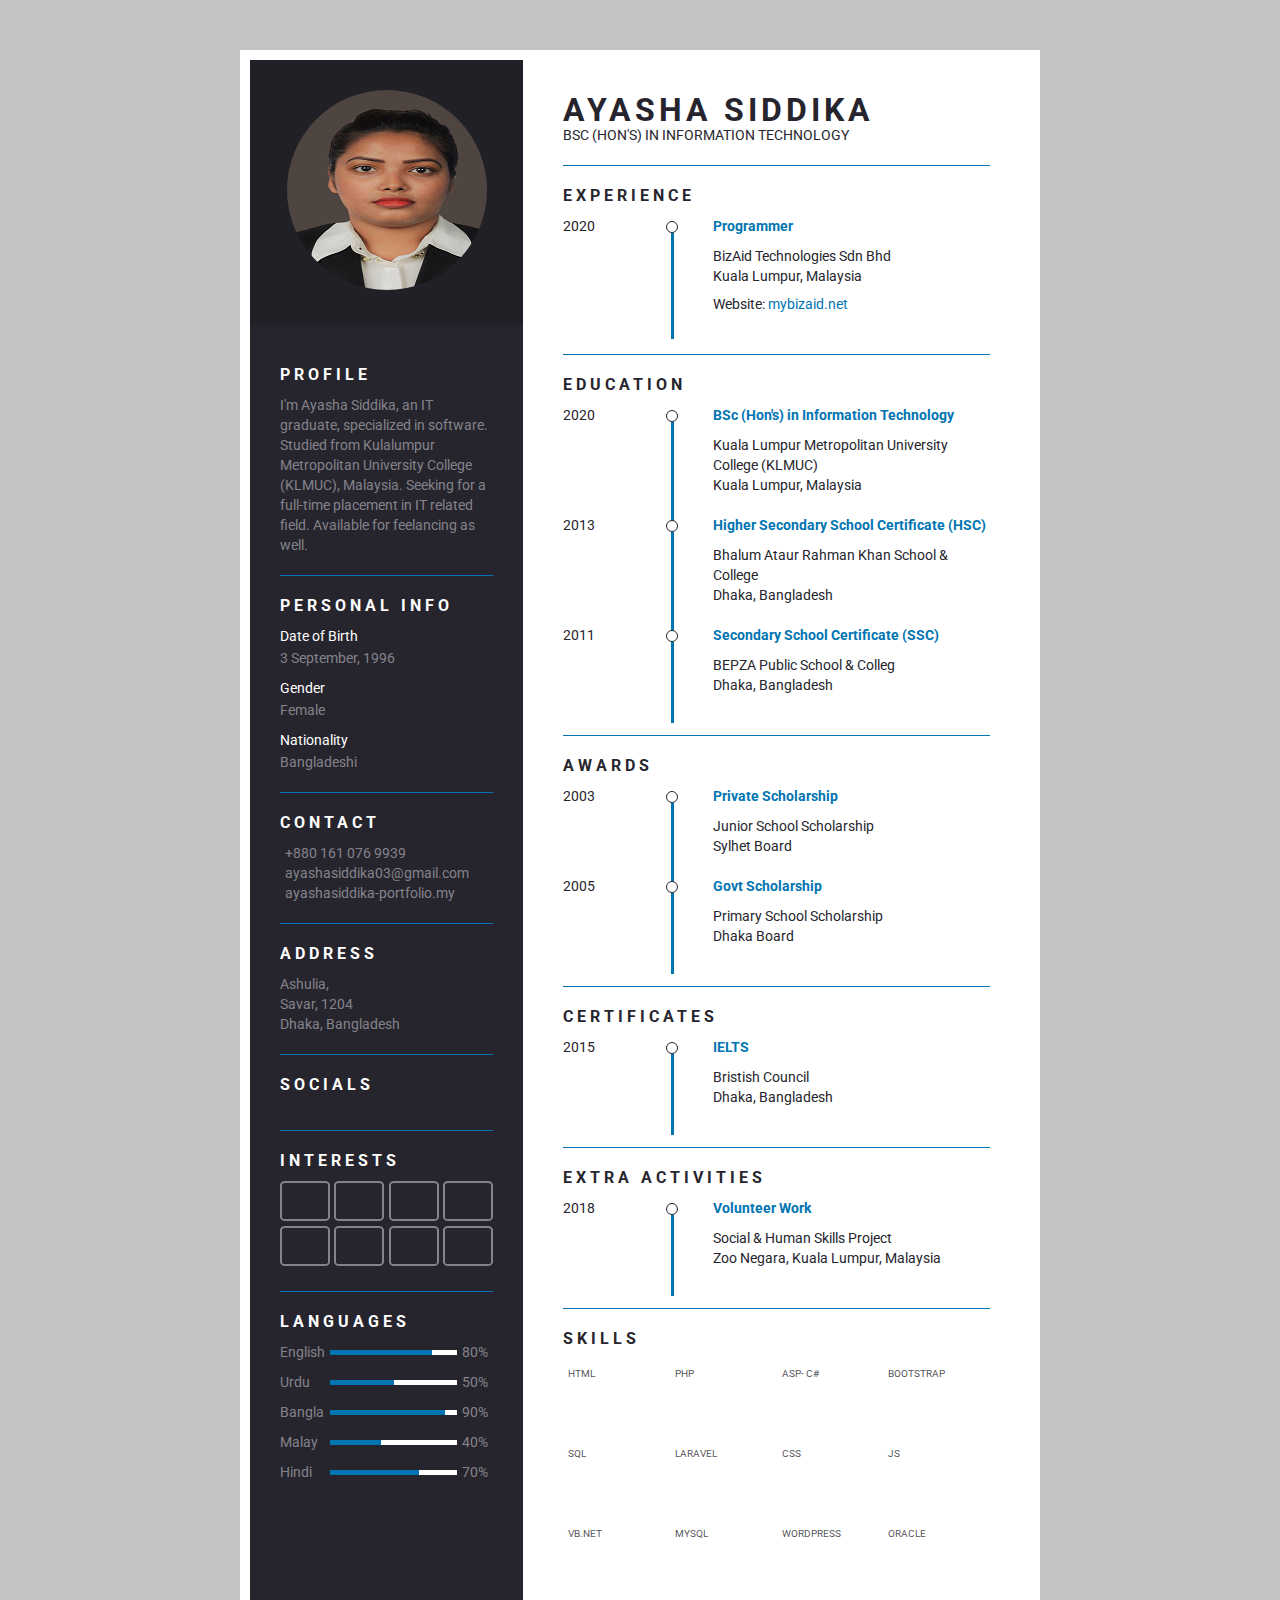
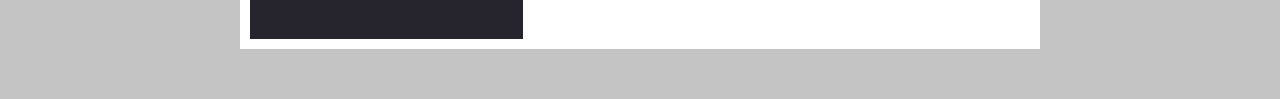
<file: index.html>
<!DOCTYPE html>

<html>

  <head>

	  <meta charset="utf-8">
	  <meta name="viewport" content="width=device-width, initial-scale=1.0">

	  <title>Resume Template using HTML & CSS</title>
	  
	  <link rel="stylesheet" type="text/css" href="assets/css/style1.css">
	  <script defer src="assets/js/all.js"></script>
  </head>

  <body>

    <div class="resume_wrapper">
	
	<div class="resume_left">
		
		<div class="profile-container">
      <img class="profile" src="assets/images/img.png" alt="resume_image" />
    </div>

		<div class="resume_bottom">
			
			<div class="resume_item resume_namerole">
				<div class="name">Ayasha Siddika</div>
				<div class="role">BSc (Hons's) in Information Technology</div>
			</div>

			<div class="resume_item resume_profile">
				<div class="resume_title">Profile</div>
				<div class="resume_info">I'm Ayasha Siddika, an IT graduate, specialized in software. Studied from Kulalumpur Metropolitan University College (KLMUC), Malaysia. Seeking for a full-time placement in IT related field. Available for feelancing as well.</div>
			</div>

			<div class="resume_item resume_personal">
				<div class="resume_title">Personal Info</div>
				
				<div class="resume_info">
					<div class="resume_subtitle">Date of Birth</div>
					<div class="resume_subinfo">3 September, 1996</div>
				</div>
				<div class="resume_info">
					<div class="resume_subtitle">Gender</div>
					<div class="resume_subinfo">Female</div>
				</div>
				<div class="resume_info">
					<div class="resume_subtitle">Nationality</div>
					<div class="resume_subinfo">Bangladeshi</div>
				</div>
			</div>

	    <div class="resume_item resume_contact">
	      <div class="resume_title">Contact</div>
		    <ul>
		      <li>
		        <div class="data">
		          <a href="tel:+880 161 076 9939">
		            <i class="fas fa-mobile-alt"></i>
		            <span>+880 161 076 9939</span>
		          </a>
		        </div>
		      </li>
		      <li>
		          <div class="data">
		          <a href="mailto:ayashasiddika03@gmail.com" class="gmail" target="_blank">
		            <i class="fas fa-envelope"></i>
		            <span>ayashasiddika03@gmail.com</span>
		          </a>
		        </div>
		      </li>
		      <li>
		        <div class="data">
		          <a href="https://ayashasiddika03.github.io/ayashasiddika-portfolio.github.io/" class="gmail" target="_blank">
		            <i class="fas fa-globe-americas"></i>
		            <span>ayashasiddika-portfolio.my</span>
		          </a>
		        </div>
		      </li>
		    </ul>
		  </div>

			<div class="resume_item resume_address">
				<div class="resume_title">Address</div>
				<div class="resume_info">
					Ashulia,<br/>
					Savar, 1204<br/>
					Dhaka, Bangladesh
				</div>
			</div>

			<div class="resume_item resume_socials">
				<div class="resume_title">Socials</div>
				<div class="resume_info">
					<div class="socials_link">
						<div class="skills_left">
							<a href="https://mywa.link/ayasha.siddika" class="twitter" target="_blank"><i class="fab fa-whatsapp"></i></a>
						</div>
					</div>
					<div class="socials_link">
						<div class="skills_left">
							<a href="https://www.facebook.com/ayasha.siddika.03" class="facebook" target="_blank"><i class="fab fa-facebook-f"></i></a>
						</div>
					</div>
					<div class="socials_link">
						<div class="skills_left">
							<a href="https://www.instagram.com/invites/contact/?i=1p8eie4jkxipd&utm_content=sgh9yy" class="instagram" target="_blank"><i class="fab fa-instagram"></i></a>
						</div>
					</div>
					<div class="socials_link">
						<div class="skills_left">
							<a href="mailto:ayashasiddika03@gmail.com" class="gmail" target="_blank"><i class="far fa-envelope"></i></a>
						</div>
					</div>
					<div class="socials_link">
						<div class="skills_left">
							<a href="https://www.facebook.com/ayasha.siddika.03" class="facebook" target="_blank" class="linkedin" target="_blank"><i class="fab fa-linkedin"></i></a>
						</div>
					</div>
				</div>
			</div>

		  <div class="resume_item resume_hobby">
			  <div class="resume_title">Interests</div>
        <ul>
          <li><i class="fas fa-book-open"></i></li>
          <li><i class="fas fa-gamepad"></i></li>
          <li><i class="fas fa-paint-brush"></i></li>
          <li><i class="fas fa-plane"></i></li>
        </ul>
        <ul>
          <li><i class="fab fa-internet-explorer"></i></li>
          <li><i class="fas fa-music"></i></li>
          <li><i class="fas fa-crop-alt"></i></li>
          <li><i class="fas fa-utensils"></i></li>
        </ul>
      </div>

		  <div class="resume_item resume_languages">
				<div class="resume_title">Languages</div>
		    <ul>
		      <li>
		        <div class="name">English</div>
		        <div class="progress">
		          <span style="width: 80%;"></span>
		        </div>
		        <div class="per">80%</div>
		      </li>
		      <li>
		        <div class="name">Urdu</div>
		          <div class="progress">
		            <span style="width: 50%;"></span>
		          </div>
		        <div class="per">50%</div>
		      </li>
		      <li>
		        <div class="name">Bangla</div>
		        <div class="progress">
		          <span style="width: 90%;"></span>
		        </div>
		        <div class="per">90%</div>
		      </li>
		      <li>
		        <div class="name">Malay</div>
		          <div class="progress">
		            <span style="width: 40%;"></span>
		          </div>
		        <div class="per">40%</div>
		      </li>
		      <li>
		        <div class="name">Hindi</div>
		          <div class="progress">
		            <span style="width: 70%;"></span>
		          </div>
		        <div class="per">70%</div>
		      </li>
		    </ul>
      </div>
		</div>
	</div>

	<div class="resume_right">

		<div class="resume_item resume_namerole">
			<div class="name">Ayasha Siddika</div>
			<div class="role">BSc (Hon's) in Information Technology</div>
		</div>

		<div class="resume_item resume_experience">
			<div class="resume_title">Experience</div>
			<div class="resume_info">
				<div class="resume_data">
					<div class="year">2020</div>
					<div class="content">
						<p class="semi-bold">Programmer</p>
						<p>BizAid Technologies Sdn Bhd</p>
						<p>Kuala Lumpur, Malaysia</p>
						<p class="link">Website: 
							<a href="http://mybizaid.net/" target="_blank">
		          <span>mybizaid.net</span></a>
		        </p>
					</div>
				</div>
			</div>
		</div>

		<div class="resume_item resume_education">
			<div class="resume_title">Education</div>
			<div class="resume_info">
				<div class="resume_data">
					<div class="year">2020</div>
					<div class="content">
						<p class="semi-bold">BSc (Hon's) in Information Technology</p>
						<p>Kuala Lumpur Metropolitan University College (KLMUC)</p>
						<p>Kuala Lumpur, Malaysia</p>
					</div>
				</div>
				<div class="resume_data">
					<div class="year">2013</div>
					<div class="content">
						<p class="semi-bold">Higher Secondary School Certificate (HSC)</p>
						<p>Bhalum Ataur Rahman Khan School & College</p>
						<p>Dhaka, Bangladesh</p>
					</div>
				</div>
				<div class="resume_data">
					<div class="year">2011</div>
					<div class="content">
						<p class="semi-bold">Secondary School Certificate (SSC)</p>
						<p>BEPZA Public School & Colleg</p>
						<p>Dhaka, Bangladesh</p>
					</div>
				</div>
			</div>
		</div>

		<div class="resume_item resume_awards">
			<div class="resume_title">Awards</div>
			<div class="resume_info">
				<div class="resume_data">
					<div class="year">2003</div>
					<div class="content">
						<p class="semi-bold">Private Scholarship</p>
						<p>Junior School Scholarship</p>
						<p>Sylhet Board</p>
					</div>
				</div>
				<div class="resume_data">
					<div class="year">2005</div>
					<div class="content">
						<p class="semi-bold">Govt Scholarship</p>
						<p>Primary School Scholarship</p>
						<p>Dhaka Board</p>
					</div>
				</div>
			</div>
		</div>

		<div class="resume_item resume_certificates">
			<div class="resume_title">Certificates</div>
			<div class="resume_info">
				<div class="resume_data">
					<div class="year">2015</div>
					<div class="content">
						<p class="semi-bold">IELTS</p>
						<p>Bristish Council</p>
						<p>Dhaka, Bangladesh</p>
					</div>
				</div>
			</div>
		</div>

		<div class="resume_item resume_activities">
			<div class="resume_title">Extra Activities</div>
			<div class="resume_info">
				<div class="resume_data">
					<div class="year">2018</div>
					<div class="content">
						<p class="semi-bold">Volunteer Work</p>
						<p>Social & Human Skills Project</p>
						<p>Zoo Negara, Kuala Lumpur, Malaysia</p>
					</div>
				</div>
			</div>
		</div>

		<div class="resume_item resume_skill">
			<div class="resume_title">Skills</div>
		  
		  <ul class="skill"> 
		    <li>
		      <div class="data">
		        <p class="semi-bold"><i class="fab fa-html5"></i></p>
		        <p>html</p>
		      </div>
		    </li>
		    <li>
		      <div class="data">
		        <p class="semi-bold"><i class="fab fa-php" style="font-weight:bold;"></i></p>
		        <p>php</p>
		      </div>
		    </li>
		    <li>
		      <div class="data">
		        <p class="semi-bold"><i class="fab fa-hive"></i></p>
		        <p>asp- c#</p> 
		      </div>
		    </li>
		    <li>
		      <div class="data">  
		        <p class="semi-bold"><i class="fab fa-btc"></i></p>
		        <p>bootstrap</p>
		      </div>
		    </li>
		  </ul>

		  <ul class="skill"> 
		    <li>
		      <div class="data">
		        <p class="semi-bold"><i class="fas fa-server"></i></p>
		        <p>sql</p>
		      </div>
		    </li>
		    <li>
		      <div class="data">
		        <p class="semi-bold"><i class="fab fa-laravel" style="font-weight: bold;"></i></p>
		        <p>laravel</p>
		      </div>
		    </li>
		    <li>
		      <div class="data">		                  
		        <p class="semi-bold"><i class="fab fa-css3-alt"></i></p>
		        <p> css</p>  
		      </div>
		    </li>
		    <li>
		      <div class="data">
		        <p class="semi-bold"><i class="fab fa-node-js" style="font-weight: bold;"></i></p>
		        <p>js</p>
		      </div>
		    </li>
		  </ul>

		  <ul class="skill"> 
		    <li>
		      <div class="data">
		        <p class="semi-bold"><i class="fas fa-code-branch"></i></p>
		         <p>vb.net</p>
		      </div>
		    </li>
		    <li>
		      <div class="data">
		        <p class="semi-bold"><i class="fas fa-database"></i></p>
		        <p>mysql</p>
		     </div>
		    </li>
		    <li>
		      <div class="data"> 
		        <p class="semi-bold"><i class="fab fa-wordpress-simple" font-weight: bold;"></i></p>
		        <p>wordpress</p>
		      </div>
		    </li>
		    <li>
		      <div class="data">
		        <p class="semi-bold"><i class="fas fa-coins"></i></p>
		        <p>oracle</p>   
		      </div>
		    </li>
		  </ul>
	  </div>
	</div>	
    </div>

  </body>
</html>
</file>
<file: assets/css/style1.css>
@import url('https://fonts.googleapis.com/css2?family=Roboto:wght@400;700&display=swap');

*{
	margin: 0;
	padding: 0;
	list-style: none;
	box-sizing: border-box;
	font-family: 'Roboto', sans-serif;
}

body{
	background: #c4c4c4;
	font-size: 14px;
	line-height: 20px;
}

.resume_wrapper{
	display: flex;
	width: 800px;
	margin: 50px auto;
	background: #fff;
	padding: 10px;
}

.resume_wrapper .resume_left{
	width: 35%;
	background: #26252d;
}

.resume_wrapper .resume_left .profile-container {
  padding:30px;
  background: rgba(0, 0, 0, 0.12);
  text-align: center;
  color: #fff;
}

.resume_wrapper .resume_left .profile-container img{
  border-radius: 50%;
}

.resume_wrapper .resume_title{
	color: #fff;
	text-transform: uppercase;
	font-weight: 700;
	font-size: 16px;
	margin-bottom: 10px;
	letter-spacing: 4px;
}

.resume_wrapper .resume_left .resume_info{
	color: #84838b;
	text-align: justify-all;
}

.resume_wrapper .resume_left .resume_bottom{
	padding: 20px 30px;
}

.resume_wrapper .resume_item{
	padding: 20px 0;
	border-bottom: 1px solid #0175b2;
}

.resume_wrapper  .resume_item:last-child{
	border-bottom: 0;
}

.resume_wrapper .resume_left .resume_namerole{
	display: none;
}

.resume_wrapper .resume_namerole .name{
	font-size: 20px;
	color: #fff;
	text-transform: uppercase;
	font-weight: 700;
	margin-bottom: 5px;
	letter-spacing: 4px;
}

.resume_wrapper .resume_left .resume_namerole .role{
	color: #84838b;
}

.resume_wrapper .resume_left .resume_contact .resume_info:last-child{
	 margin-top: 10px;
}

.resume_wrapper .resume_left .resume_personal .resume_subtitle{
	color: #fff;
	margin-bottom: 2px;
	margin-top: 10px;
}

.resume_wrapper .resume_left .resume_personal .resume_subinfo:hover{
	transform: translate(-1%, -5%);
}

.resume_wrapper .resume_left .resume_socials .resume_info{
	display: flex;
	letter-spacing: 1.2rem;
	margin-bottom: 5px;
}

.resume_wrapper .resume_left .resume_contact a{
  color:#84838b; 
  text-decoration: none;
}

.resume_wrapper .resume_left .resume_contact a i{
  width: 20px;
  height: 20px;
  margin-right:5px;
  position: relative;
}

.resume_wrapper .resume_left .resume_contact a:hover{
  color:#0175b2; 
}

.resume_wrapper .resume_left .resume_socials .resume_info .socials_link{
	font-size: 14px;
}

.resume_wrapper .resume_left .resume_socials .resume_info .socials_link i{
	color: #84838b;
}

.resume_wrapper .resume_left .resume_socials .resume_info .socials_link i:hover{
   transform: translateY(-20%);
   opacity:10;
   color: #0175b2;
}

.resume_wrapper .resume_left .resume_hobby ul li i {
  position: absolute;
  top: 50%;
  left: 50%;
  transform: translate(-50%, -50%);
}

.resume_wrapper .resume_left .resume_hobby ul {
  display: flex;
  justify-content: space-between;
  margin-bottom: 5px;
}

.resume_wrapper .resume_left .resume_hobby ul li {
  width: 50px;
  height: 40px;
  border: 2px solid #84838b;
  border-radius: 10%;
  position: relative;
  color: #0175b2;
}

.resume_wrapper .resume_left .resume_hobby ul li:hover {
  width: 50px;
  height: 40px;
  border: .5px solid #0175b2;
  border-radius: 10%;
  position: relative;
  color: #fff;
}

.resume_wrapper .resume_left .resume_hobby ul li i {
  font-size: 16px;
}

.resume_wrapper .resume_left .resume_languages ul li {
  display: flex;
  margin-bottom: 10px;
  color: #84838b;
  justify-content: space-between;
  align-items: center;
}

.resume_wrapper .resume_left .resume_languages ul li .name {
  width: 22%;
}

.resume_wrapper .resume_left .resume_languages ul li .name:hover {
   color: #fff;
  font-weight: bold;
}

.resume_wrapper .resume_left .resume_languages ul li .progress {
  width: 62%;
  margin: 0 5px;
  height: 5px;
  background: #fff;
  position: relative;
}

.resume_wrapper .resume_left .resume_languages ul li .per {
  width: 15%;
}

.resume_wrapper .resume_left .resume_languages ul li .per:hover {
  color: #fff;
  font-weight: bold;
}

.resume_wrapper .resume_left .resume_languages ul li .progress span {
  position: absolute;
  top: 0;
  left: 0;
  height: 100%;
  background: #0175b2;
}

.resume_wrapper .resume_right{
	width: 65%;
	padding: 20px 40px;
	color: #26252d;
}

.resume_wrapper .resume_right .resume_namerole .name{
	color: #26252d;
	font-size: 32px;
}

.resume_wrapper .resume_right .resume_namerole .role{
	font-size: 14px;
	text-transform: uppercase;
}

.resume_wrapper .resume_right .resume_item .resume_title{
	color: #26252d;
}

.resume_wrapper .resume_right .resume_data{
	display: flex;
}

.resume_wrapper .resume_right .resume_data .year{
	padding-right: 35px;
	width: 115px;
	position: relative;
}

.resume_wrapper .resume_right .resume_data .content .semi-bold{
	margin-bottom: 10px;
	color: #0175b2;
	font-weight: bolder;
}

.resume_wrapper .resume_right .resume_data .content .link{
	margin-top: 8px;
}

.resume_wrapper .resume_right .resume_data .content a{
	color: #0175b2;
	font-weight: semi-bold;
	text-decoration: none;
}

.resume_wrapper .resume_right .resume_data .content a:hover{
	color: #26252d;
        font-weight: bold;
}

.resume_wrapper .resume_right .resume_data .content{
	padding-left: 35px;
	margin-bottom: 20px;
	width: calc(100% - 115px);
}

.resume_wrapper .resume_right .resume_data .year:before{
	content: "";
	position: absolute;
	top: 5px;
	right: 0;
	width: 10px;
	height: 10px;
	background: #fff;
	border: 1px solid #26252d;
	border-radius: 50%;
}

.resume_wrapper .resume_right .resume_data .year:after{
	content: "";
    position: absolute;
    top: 17px;
    right: 4px;
    width: 3px;
    height: 90%;
    background: #0175b2;
}

.resume_wrapper .resume_right .resume_skill ul {
  display: flex;
  justify-content: space-between;
}

.resume_wrapper .resume_right .resume_skill ul li {
  width: 80px;
  height: 80px;
  position: relative;
  font-size: .6rem;
  padding: 5px;
  text-align: justify-all;
  width: 25%;
  color: rgba(38, 37, 45, .8);  
  text-transform: uppercase;
}

.resume_wrapper .resume_right .resume_skill ul li i {
  font-size: 30px;
}

.resume_wrapper .resume_right .resume_skill ul li:hover {
  transform: scale(1.1);
  color:#0175b2;
}

.resume_wrapper .resume_left .resume_skills .skills_list{
	display: flex;
	justify-content: space-between;
	margin-bottom: 5px;
}

.resume_wrapper .resume_left .resume_skills .skills_list .skills_bar p{
	position: relative;
	width: 125px;
    height: 20px;
    background: #fff;
}

.resume_wrapper .resume_left .resume_skills .skills_list .skills_bar p span{	
	position: absolute;
	top: 0;
	left: 0;
	background: #0175b2;
	width: 100%;
	height: 100%;
}

@media screen and (max-width: 800px){
	.resume_wrapper .resume_right .resume_namerole{
		display: none;
	}
	.resume_wrapper .resume_left .resume_namerole{
		display: block;
	}
	.resume_wrapper{
		width: 95%;
		margin: 10px auto;
		flex-direction: column;
	}
	.resume_wrapper .resume_left,
	.resume_wrapper .resume_right{
		width: 100%;
	}

	.resume_wrapper .resume_left .resume_hobby ul {
  display:flex;
  justify-content: space-between;
}

.resume_wrapper .resume_left .resume_hobby ul li {
	border-radius:6%;
  width: 150px;
  position: relative;
}

.resume_wrapper .resume_left .resume_hobby ul li:hover {
	border-radius:6%;
  width: 150px;
  position: relative;
}


@media screen and (max-width: 424px){
	.resume_wrapper .resume_right{
		padding: 20px 30px;
	}
	.resume_wrapper .resume_right .resume_data{
		flex-direction: column;
	}
	.resume_wrapper .resume_right .resume_data .year{
		padding: 0;
		margin-bottom: 5px;
		width: 100%;
		color: #0175b2;
	}
	.resume_wrapper .resume_right .resume_data .year:before,
	.resume_wrapper .resume_right .resume_data .year:after{
		display: none;
	}
	.resume_wrapper .resume_right .resume_data .content{
		width: 100%;
		padding: 0;
	}
}
</file>
